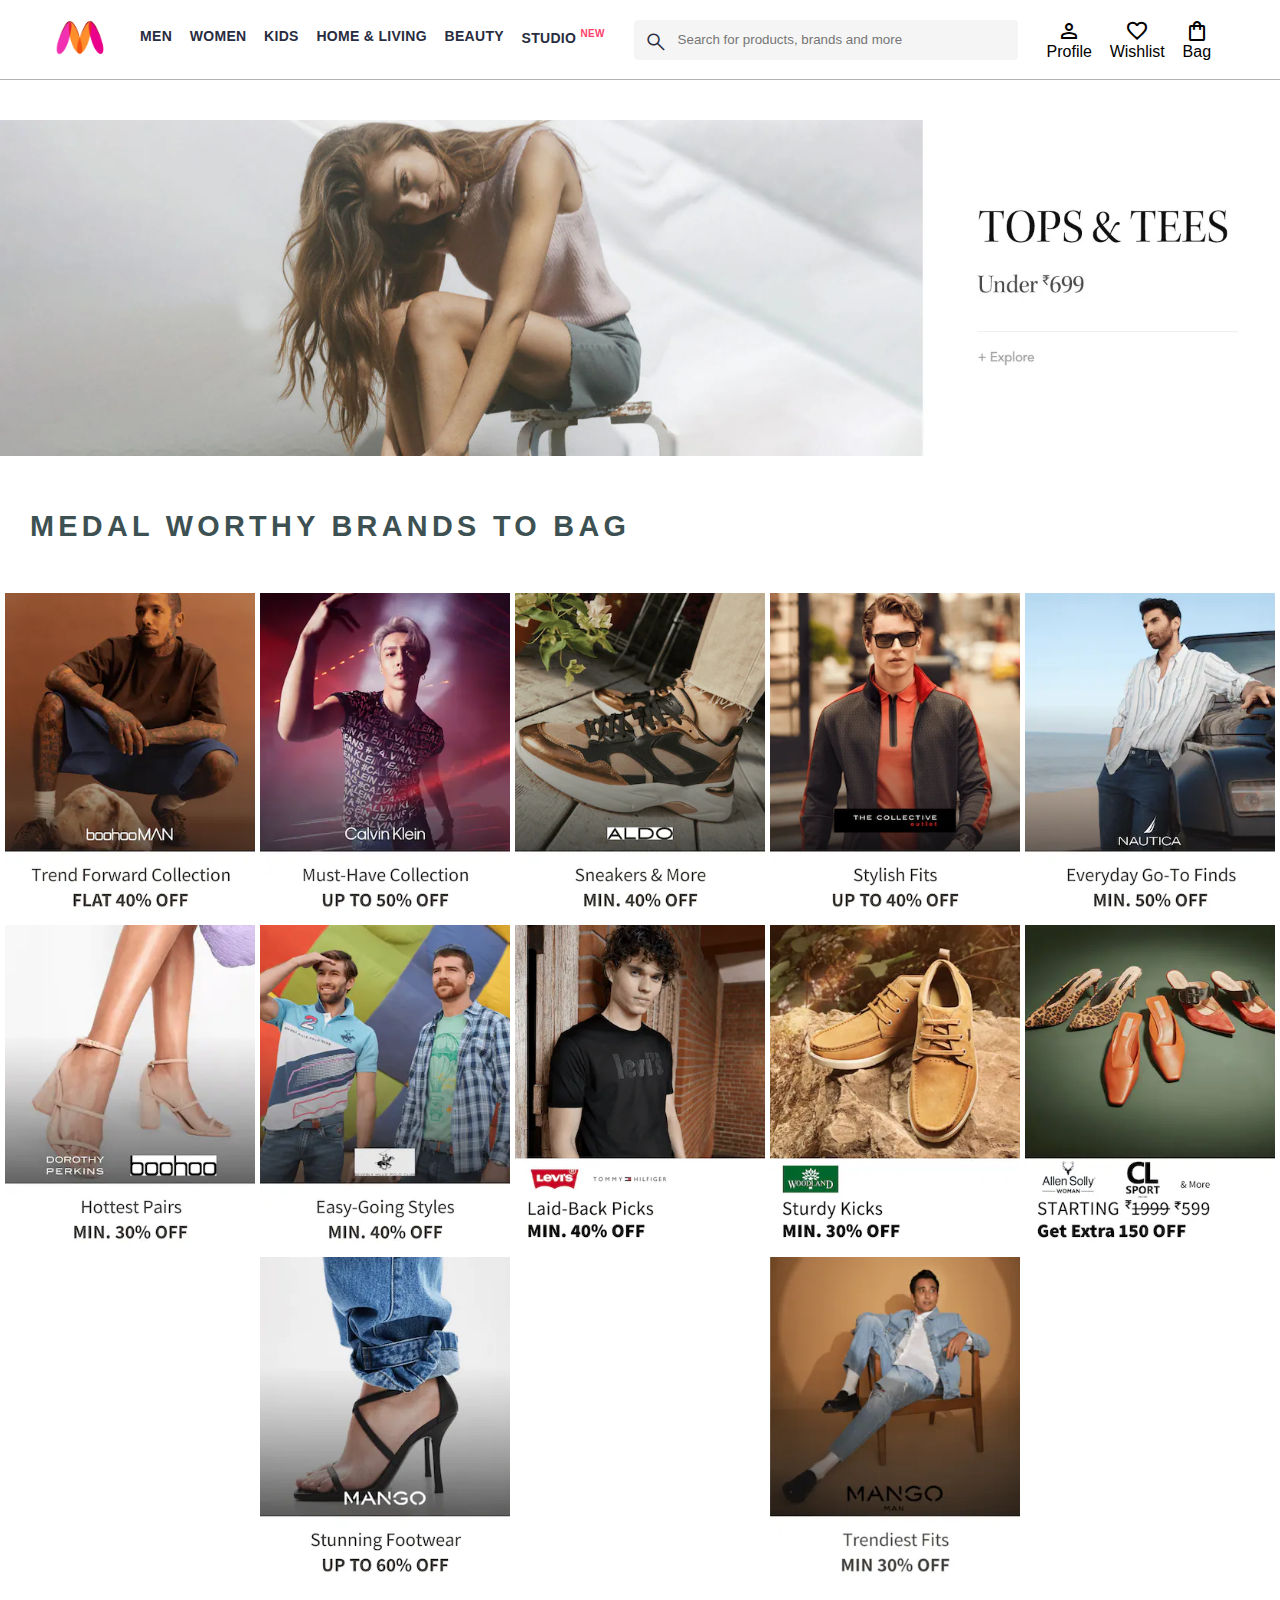
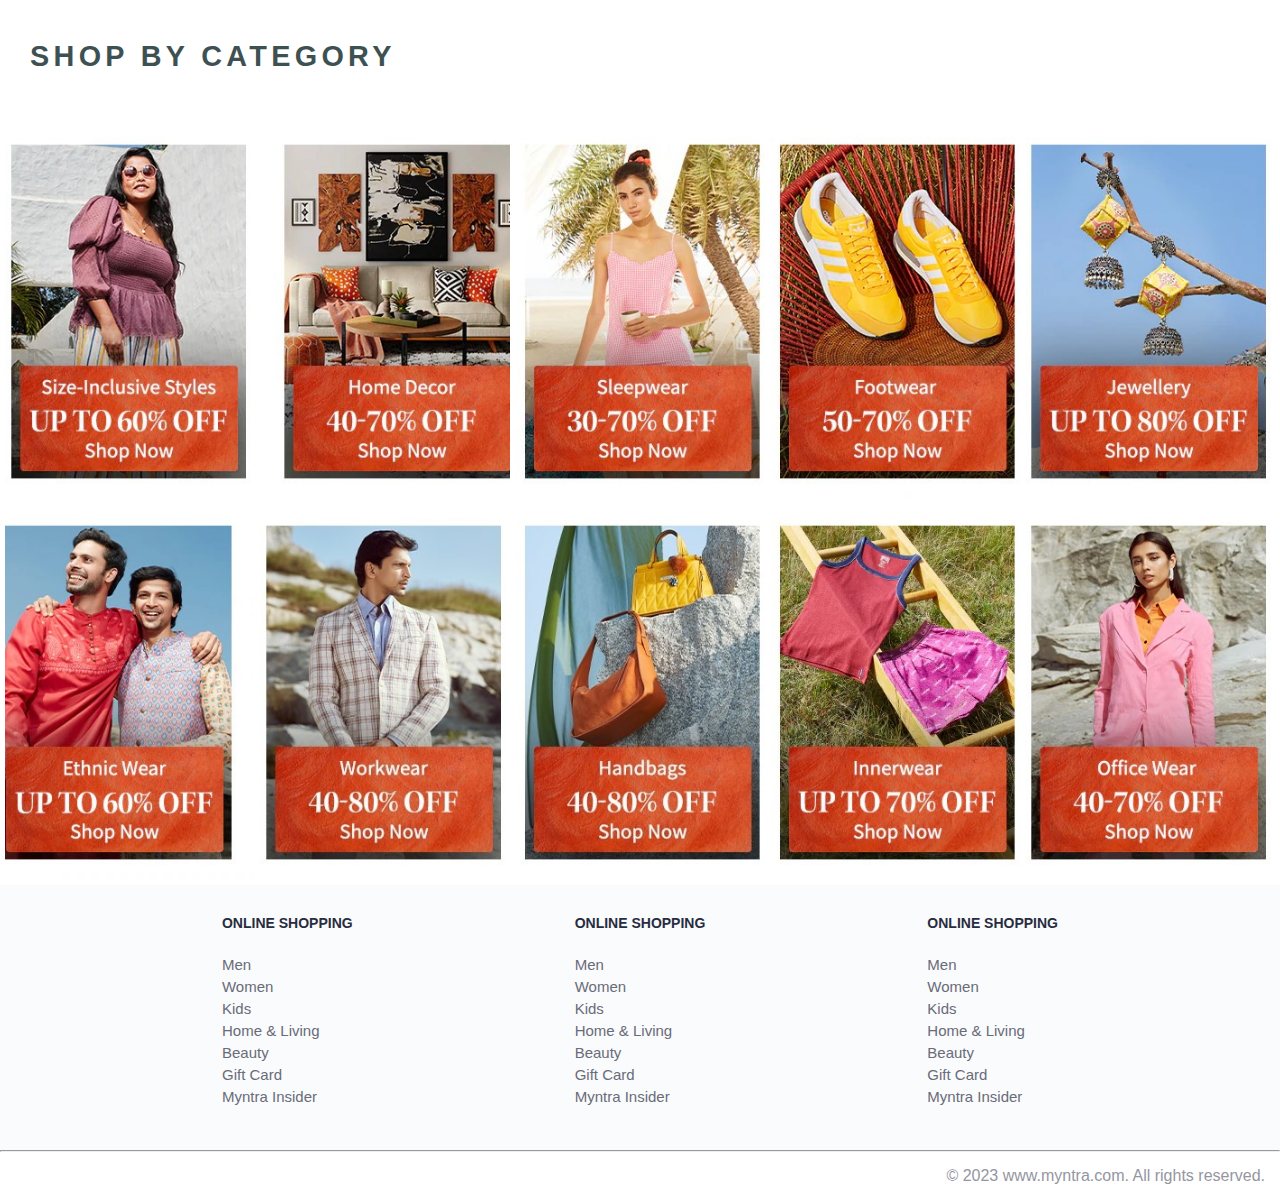
<file: Project/myntra/index.html>
<!DOCTYPE html>
<html lang="en">
<head>
    <meta charset="UTF-8">
    <meta http-equiv="X-UA-Compatible" content="IE=edge">
    <meta name="viewport" content="width=device-width, initial-scale=1.0">
    <link rel="stylesheet" href="https://fonts.googleapis.com/css2?family=Material+Symbols+Outlined:opsz,wght,FILL,GRAD@20..48,100..700,0..1,-50..200" />
    <title>Myntra Clone</title>
    <link rel="icon" href="image/myntra_logo.webp" type="image/icon type">
    <link rel="stylesheet" href="index.css">
</head>
<body>
    <header>
        <div class="logo_container">
             <a href="#"> <img class="myntra_home" src="image/myntra_logo.webp" alt="Myntra Home"></a>
        </div>
        <nav class="nav_bar">
            <a href="#">Men</a>
            <a href="#">Women</a>
            <a href="#">Kids</a>
            <a href="#">Home & Living</a>
            <a href="#">Beauty</a>
            <a href="#">Studio <sup>New</sup></a>
        </nav>
        <div class="search_bar">
            <span class="material-symbols-outlined search_icon">search</span>            
            <input class="search_input" placeholder="Search for products, brands and more">
        </div>
        <div class="action_bar">
            <div class="action_container">
                <span class="material-symbols-outlined action_icon">person</span>
                <span class="action_name">Profile</span>
            </div>
            <div class="action_container">
                <span class="material-symbols-outlined action_icon">favorite</span>
                <span class="action_name">Wishlist</span>
            </div>
            <div class="action_container">
                <span class="material-symbols-outlined action_icon">shopping_bag</span>
                <span class="action_name">Bag</span>
            </div>

        </div>
    </header>
    <main>
        <div class="banner_container">
            <img class="banner_image" src="image/banner.jpg" alt="Main banner">
        </div>
        <div class="category_heading">MEDAL WORTHY BRANDS TO BAG</div>
        <div class="category_items">
            <a href="#"><img class="sale_item" src="image/offers/1.png" ></a>
            <a href="#"><img class="sale_item" src="image/offers/2.png" ></a>
            <a href="#"><img class="sale_item" src="image/offers/3.png" ></a>
            <a href="#"><img class="sale_item" src="image/offers/4.png" ></a>
            <a href="#"><img class="sale_item" src="image/offers/5.png" ></a>
            <a href="#"><img class="sale_item" src="image/offers/6.png" ></a>
            <a href="#"><img class="sale_item" src="image/offers/7.png" ></a>
            <a href="#"><img class="sale_item" src="image/offers/8.png" ></a>
            <a href="#"><img class="sale_item" src="image/offers/9.png" ></a>
            <a href="#"><img class="sale_item" src="image/offers/10.png" ></a>
            <a href="#"><img class="sale_item" src="image/offers/11.png" ></a>
            <a href="#"><img class="sale_item" src="image/offers/12.png" ></a>
           
        </div>

        <div class="category_heading">SHOP BY CATEGORY</div>
        <div class="category_items">
            <a href="#"><img class="sale_item" src="image/categories/1.jpg" ></a>
            <a href="#"><img class="sale_item" src="image/categories/2.jpg" ></a>
            <a href="#"><img class="sale_item" src="image/categories/3.jpg" ></a>
            <a href="#"><img class="sale_item" src="image/categories/4.jpg" ></a>
            <a href="#"><img class="sale_item" src="image/categories/5.jpg" ></a>
            <a href="#"><img class="sale_item" src="image/categories/6.jpg" ></a>
            <a href="#"><img class="sale_item" src="image/categories/7.jpg" ></a>
            <a href="#"><img class="sale_item" src="image/categories/8.jpg" ></a>
            <a href="#"><img class="sale_item" src="image/categories/9.jpg" ></a>
            <a href="#"><img class="sale_item" src="image/categories/10.jpg" ></a>
            
         </div>
    </main>
    <footer>
        <div class="footer_container">
            <div class="footer_column">
                <h3>ONLINE SHOPPING</h3>
                
                <a href="#">Men</a>
                <a href="#">Women</a>
                <a href="#">Kids</a>
                <a href="#">Home & Living</a>
                <a href="#">Beauty</a>
                <a href="#">Gift Card</a>
                <a href="#">Myntra Insider</a>
            </div>
            <div class="footer_column">
                <h3>ONLINE SHOPPING</h3>
                
                <a href="#">Men</a>
                <a href="#">Women</a>
                <a href="#">Kids</a>
                <a href="#">Home & Living</a>
                <a href="#">Beauty</a>
                <a href="#">Gift Card</a>
                <a href="#">Myntra Insider</a>
            </div>
            <div class="footer_column">
                <h3>ONLINE SHOPPING</h3>
                
                <a href="#">Men</a>
                <a href="#">Women</a>
                <a href="#">Kids</a>
                <a href="#">Home & Living</a>
                <a href="#">Beauty</a>
                <a href="#">Gift Card</a>
                <a href="#">Myntra Insider</a>
            </div>

        </div>
        <hr>

        <div class="copyright">
            © 2023 www.myntra.com. All rights reserved.
        </div>
    </footer>
</body>
</html>
</file>
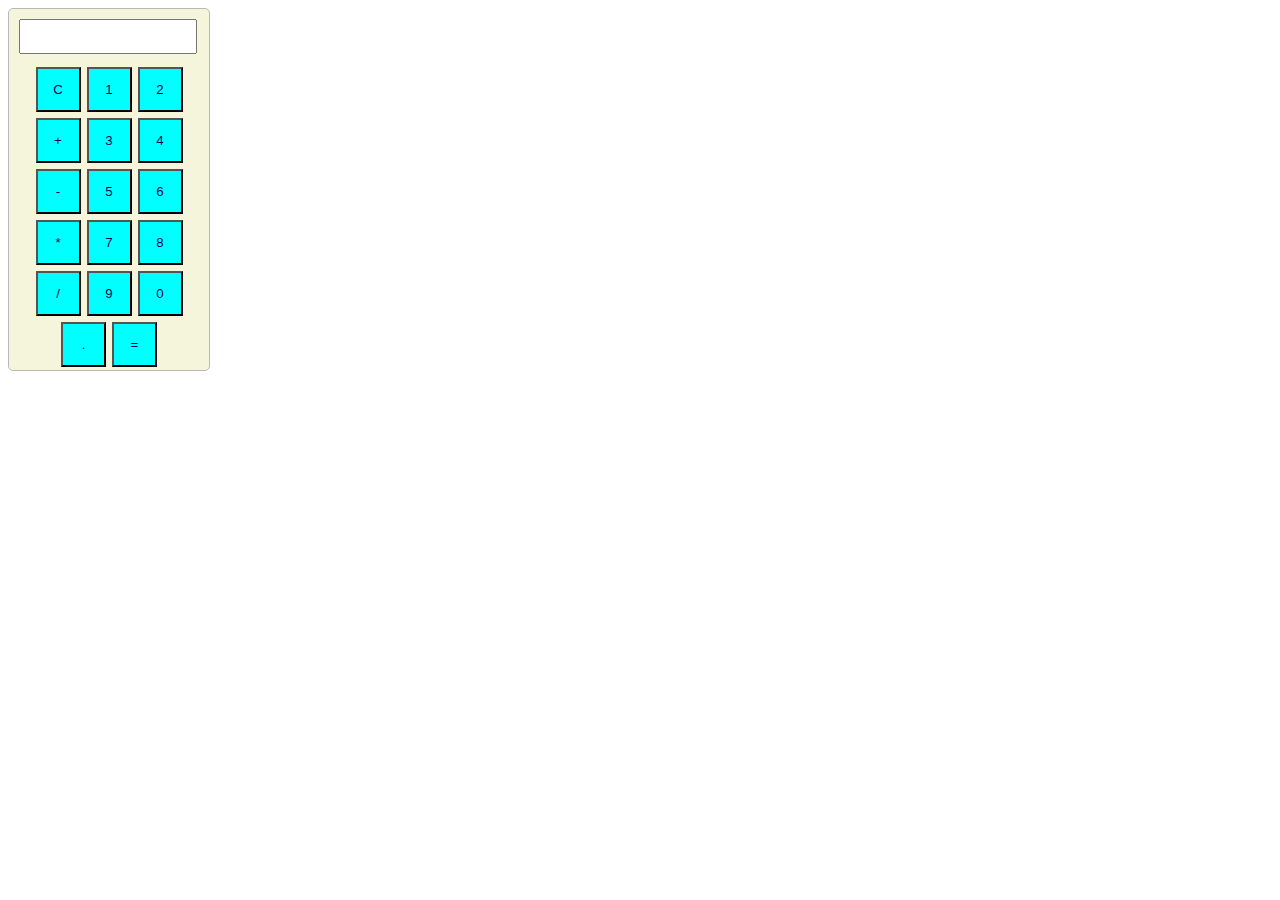
<file: Project/calculator/calculator.html>
<!DOCTYPE html>
<html lang="en">
<head>
    <meta charset="UTF-8">
    <meta http-equiv="X-UA-Compatible" content="IE=edge">
    <meta name="viewport" content="width=device-width, initial-scale=1.0">
    <title>Digital Calculator</title>
   <link rel="stylesheet" href="calculator.css">
</head>
<body>
    <div id="cal">
        <input type="text" id="display" readonly>
        <div class="btn-cont">
            <button class="button" onclick="
            currentDisplay = '';
            document.querySelector('#display').value = currentDisplay;">C</button>
            <button class="button" onclick="
            currentDisplay = currentDisplay + '1';
            document.querySelector('#display').value = currentDisplay ;
            ">1</button>
            <button class="button" onclick="
            currentDisplay = currentDisplay + '2';
            document.querySelector('#display').value = currentDisplay ;">2</button>
            <button class="button" onclick="
            currentDisplay = currentDisplay + '+';
            document.querySelector('#display').value = currentDisplay ;">+</button>
            <button class="button" onclick="
            currentDisplay = currentDisplay + '3';
            document.querySelector('#display').value = currentDisplay ;">3</button>
            <button class="button" onclick="
            currentDisplay = currentDisplay + '4';
            document.querySelector('#display').value = currentDisplay ;">4</button>
            <button class="button" onclick="
            currentDisplay = currentDisplay + '-';
            document.querySelector('#display').value = currentDisplay ;">-</button>
            <button class="button" onclick="
            currentDisplay = currentDisplay + '5';
            document.querySelector('#display').value = currentDisplay ;">5</button>
            <button class="button" onclick="
            currentDisplay = currentDisplay + '6';
            document.querySelector('#display').value = currentDisplay ;">6</button>
            <button class="button" onclick="
            currentDisplay = currentDisplay + '*';
            document.querySelector('#display').value = currentDisplay ;">*</button>
            <button class="button" onclick="
            currentDisplay = currentDisplay + '7';
            document.querySelector('#display').value = currentDisplay ;">7</button>
            <button class="button" onclick="
            currentDisplay = currentDisplay + '8';
            document.querySelector('#display').value = currentDisplay ;">8</button>
            
            <button class="button" onclick="
            currentDisplay = currentDisplay + '/';
            document.querySelector('#display').value = currentDisplay ;">/</button>
            <button class="button" onclick="
            currentDisplay = currentDisplay + '9';
            document.querySelector('#display').value = currentDisplay ;">9</button>
            <button class="button" onclick="
            currentDisplay = currentDisplay + '0';
            document.querySelector('#display').value = currentDisplay ;">0</button>
            <button class="button" onclick="
            currentDisplay = currentDisplay + '.';
            document.querySelector('#display').value = currentDisplay;">.</button>
            <button class="button" onclick="
            currentDisplay = eval(currentDisplay);
            document.querySelector('#display').value = currentDisplay;">=</button>

      </div>
    </div>
    <script>
        let currentDisplay = '';
        document.querySelector('#display').value = currentDisplay;
    </script>
</body>
</html>
</file>
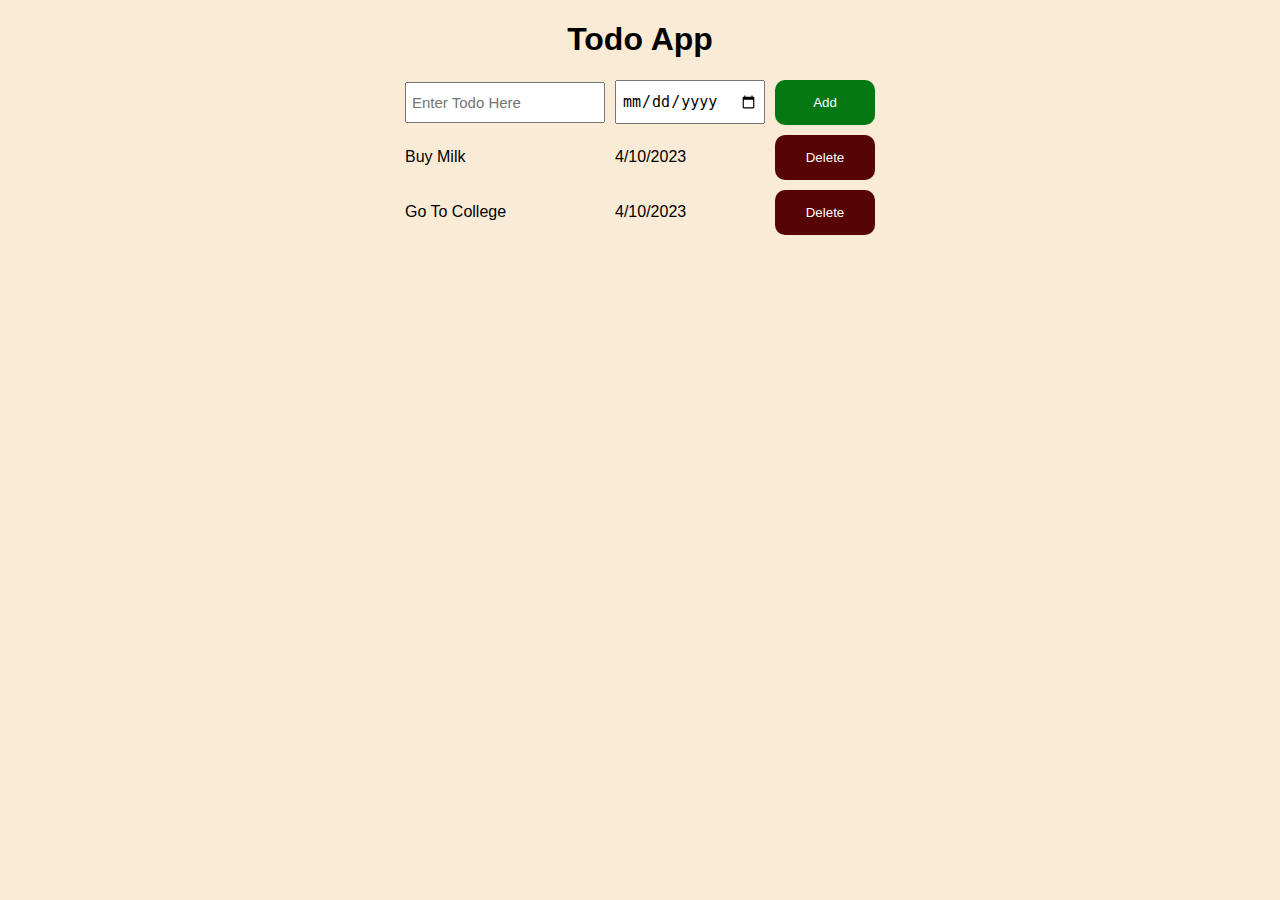
<file: Project/Todo/todo.html>
<!DOCTYPE html>
<html lang="en">
<head>
    <meta charset="UTF-8">
    <meta http-equiv="X-UA-Compatible" content="IE=edge">
    <meta name="viewport" content="width=device-width, initial-scale=1.0">
    <title>Todo List</title>
    <link rel="stylesheet" href="todo.css">
</head>
<body>
    <h1 id="main-heading"> Todo App </h1>

    <div class="grid-container">
        <input id="todo-input" type="text" placeholder="Enter Todo Here">
        <input id="todo-date" type="date">
        <button class="btn-todo" onclick="addTodo();">Add</button>
    </div>
    
    <div class="todo-container grid-container"></div>

    <script src="todo.js"></script>
    
</body>
</html>
</file>
<file: Project/myntra/index.css>
*{
    margin: 0;
    padding: 0;
    font-family: Assistant,-apple-system,BlinkMacSystemFont,Segoe UI,Roboto,Helvetica,Arial,sans-serif;
    box-sizing: border-box;
}

header{
    display: flex;
    background-color:#ffffff;
    height: 80px;
    justify-content: space-between;
    align-items: center;
    border-bottom: 1px solid #b6b1b1;
}
.logo_container{
    margin-left: 4%;
}
.action_bar{
    margin-right: 4%;
}
.myntra_home{
    height: 45px;
}
.nav_bar{
    display: flex;
    min-width: 500px;
    justify-content: space-evenly;

}
.nav_bar a{
    font-size: 14px;
    letter-spacing: .3px;
    color: #282c3f;
    font-weight: 700;
    text-transform: uppercase;
    text-decoration:none ;
    padding: 28px 0;
    border-bottom: 5px solid #ffffff;
}
.nav_bar a:hover{
    border-bottom: 4px solid #f54e77;
}
.nav_bar a sup{
    color: #ff3f6c;
    font-size: 10px;
}

.search_bar{
    height: 40px;
    min-width: 200px;
    width: 30%;
    display: flex;
    align-items: center;
}
.search_icon{
    box-sizing: content-box;
    height: 20px;
    padding: 10px;

    background-color: #f5f5f6;
    color: #282c3f;
    font-weight: 300;
    border-radius: 4px 0 0 4px; // corner of search icon
}
.search_input{
    color: #696e79;
    background-color: #f5f5f6;
    flex-grow: 1; 
   /* <-- take rest of size in search bar --> */
    height: 40px;
    border: 0;
    border-radius: 0 4px 4px 0;
}
.action_bar{
    display: flex;
    min-width: 200px;
    justify-content: space-evenly;
}

.action_container{
    display: flex;
    flex-direction: column;
    align-items: center;
}

/* Main Container*/
.banner_container{
    margin: 40px 0;
}
.banner_image{
    width: 100%;
}
.category_heading{
    text-transform: uppercase;
    color: #3e5152;
    letter-spacing: .15em;
    font-size: 1.8em;
    margin: 50px 0 50px 30px;
    max-height: 5em;
    font-weight: 700;
}
.category_items{
    display: flex;
    flex-wrap: wrap;
    justify-content: space-evenly;
}
.sale_item{
    width: 250px;
}
.footer_container{
    padding: 30px 0 40px 0;
    background: #fafbfc;
    display: flex;
    justify-content: space-evenly;

}
.footer_column{
    display: flex;
    flex-direction: column;

}
.footer_column h3{
    color: #282c3f;
    font-size: 14px;
    margin-bottom: 25px;
}
.footer_column a{
    font-size: 15px;
    color: #696b79;
    padding-bottom: 5px;
    text-decoration: none;
}


.copyright{
    color: #94969f;
    text-align: end;
    padding: 15px;
}
</file>
<file: Project/calculator/calculator.css>
#cal{
    border: 1px solid rgb(187 , 183, 183);
    border-radius: 5px ;
    width: 200px;
    background-color: beige;

}
#display{
    margin: 10px;
    width: 85%;
    font-size: 25px;

}
.btn-cont{
    display: flex;
    justify-content: center;
    flex-wrap: wrap;
}

.button{
    width: 45px;
    height: 45px;
    margin: 3px;
    color: rgb(5, 6, 76);
    background-color: aqua;
}
</file>
<file: Project/Todo/todo.css>
body{
    font-family: Arial;
    background-color: antiquewhite;
    
}
#main-heading{
    text-align: center;
    
}
#todo-input , #todo-date{
    font-size: 15px;
    padding: 10px 5px ;
}

.btn-todo{
    background-color: rgb(5, 119, 19);
    color: white;
    border: none;
    border-radius: 10px;
    padding: 15px 0px;
    cursor: pointer;
}
.grid-container{
    display: grid;
    grid-template-columns: 200px 150px 100px;
    column-gap: 10px;
    row-gap: 10px;
    margin-top: 10px;
    align-items: center;
   justify-content: center;
    
}

.btn-delete{
    background-color: rgb(87, 4, 4);
    color: white;
    border: none;
    border-radius: 10px;
    padding: 15px 0px;
    cursor: pointer;
}
</file>
